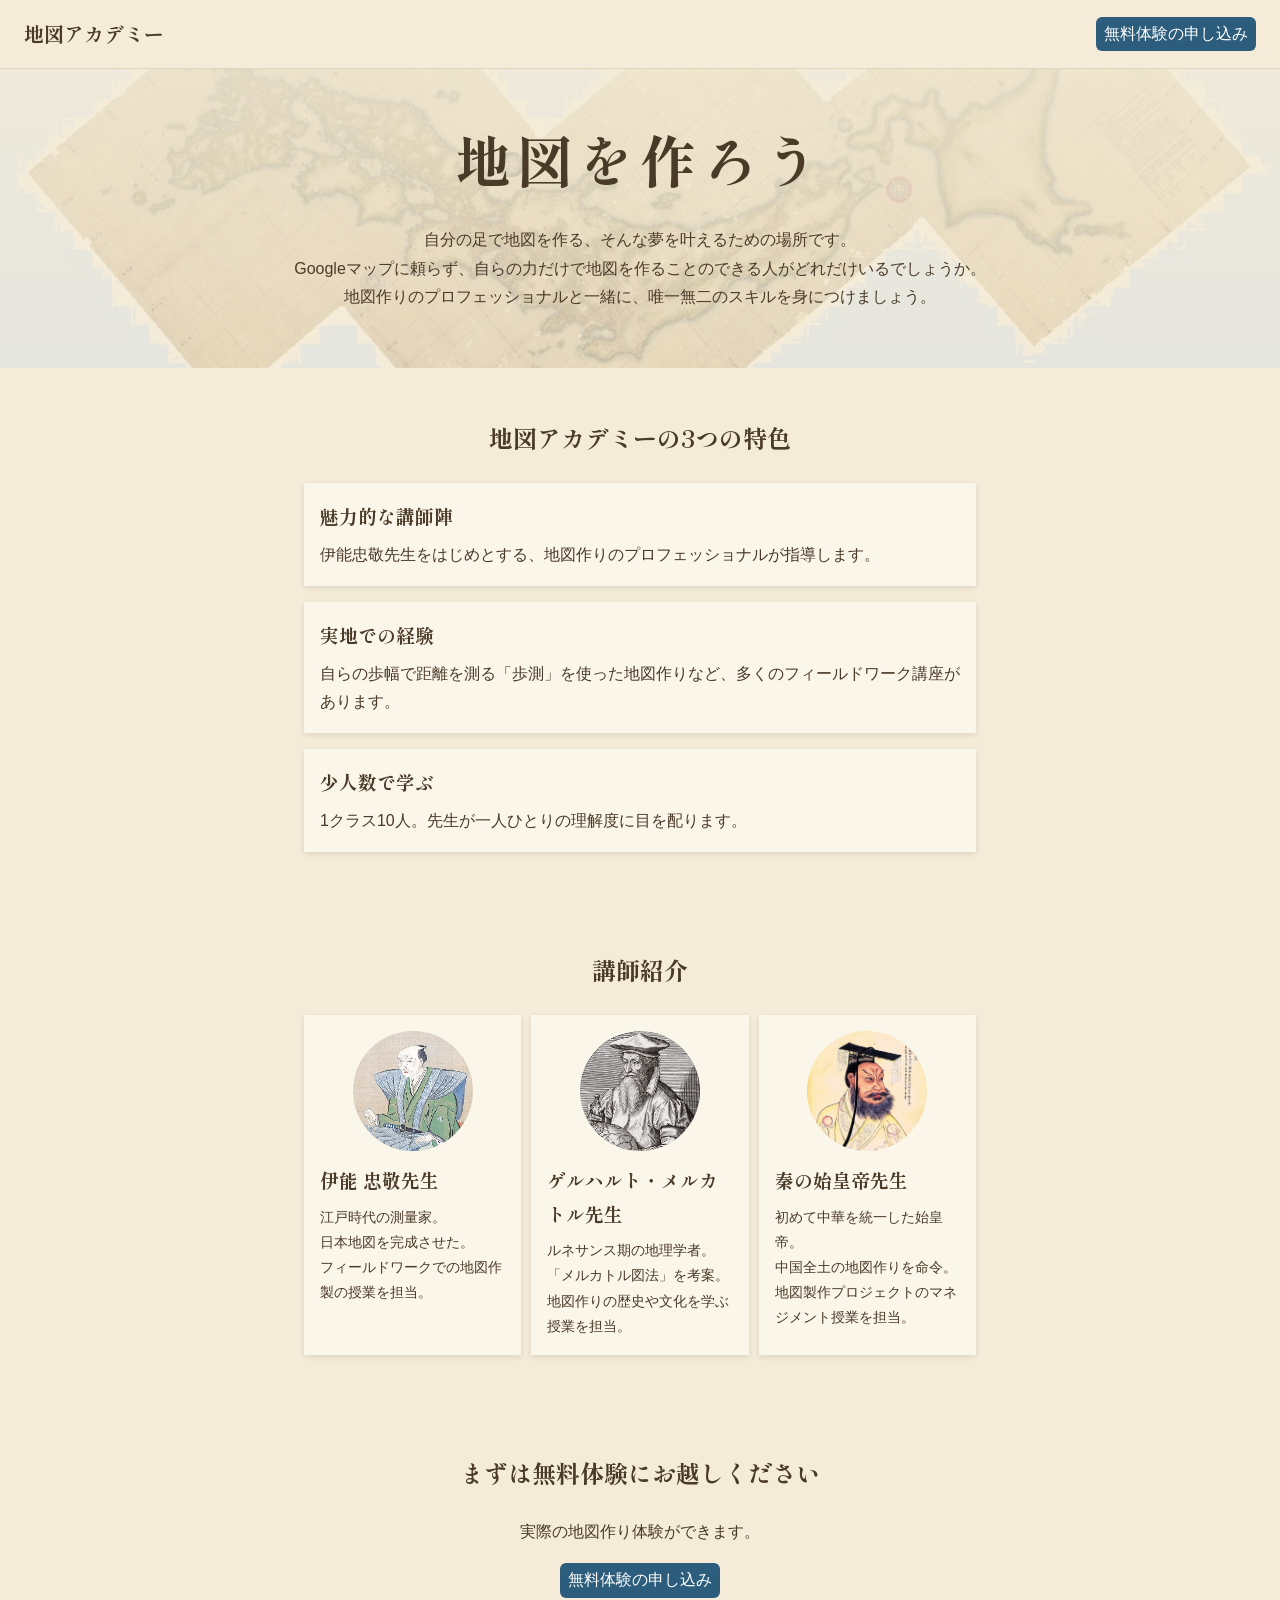
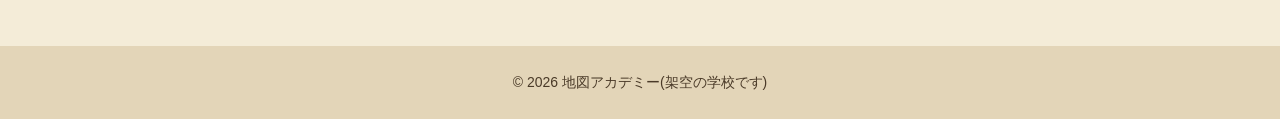
<file: index.html>
<!DOCTYPE html>
<html lang="ja">
<head>
  <meta charset="UTF-8">
  <meta name="viewport" content="width=device-width, initial-scale=1.0">
  <title>地図アカデミー</title>
  <link rel="stylesheet" href="style.css">
  <link rel="preconnect" href="https://fonts.googleapis.com">
  <link rel="preconnect" href="https://fonts.gstatic.com" crossorigin>
  <link href="https://fonts.googleapis.com/css2?family=Shippori+Mincho:wght@500;700&display=swap" rel="stylesheet">
</head>
<body>

  <!-- ヘッダー:学校名とナビゲーション -->
  <header>
    <p>地図アカデミー</p>
    <nav>
     <a href="#contact" class="button">無料体験の申し込み</a>
    </nav>
  </header>

  <main>

    <!-- ヒーロー:キャッチコピー -->
    <section class="hero">
       <h1>地図を作ろう</h1>
        <p>自分の足で地図を作る、そんな夢を叶えるための場所です。<br>
        Googleマップに頼らず、自らの力だけで地図を作ることのできる人がどれだけいるでしょうか。<br>
        地図作りのプロフェッショナルと一緒に、唯一無二のスキルを身につけましょう。      
        </p>
    </section>

    <!-- 特徴3点 -->
    <section id="features">
      <h2>地図アカデミーの3つの特色</h2>

      <article>
        <h3>魅力的な講師陣</h3>
        <p>伊能忠敬先生をはじめとする、地図作りのプロフェッショナルが指導します。</p>
      </article>

      <article>
        <h3>実地での経験</h3>
        <p>自らの歩幅で距離を測る「歩測」を使った地図作りなど、多くのフィールドワーク講座があります。</p>
      </article>
      
      <article>
        <h3>少人数で学ぶ</h3>
        <p>1クラス10人。先生が一人ひとりの理解度に目を配ります。</p>
      </article>
    </section>

    <section>
      <h2>講師紹介</h2>
    <div class="teachers">
      <article>
        <img src="image/Ino_Tadataka.jpg" alt="伊能忠敬の写真">
        <h3>伊能 忠敬先生</h3>
        <p>江戸時代の測量家。<br>
          日本地図を完成させた。<br>
          フィールドワークでの地図作製の授業を担当。</p>
      </article>

      <article>
        <img src="image/Mercator.jpg" alt="メルカトルの写真">
        <h3>ゲルハルト・メルカトル先生</h3>
        <p>ルネサンス期の地理学者。<br>
          「メルカトル図法」を考案。<br>
          地図作りの歴史や文化を学ぶ授業を担当。</p>
      </article>

      <article>
        <img src="image/QinShiHuang.jpg" alt="秦の始皇帝の写真">
        <h3>秦の始皇帝先生</h3>
        <p>初めて中華を統一した始皇帝。<br>
          中国全土の地図作りを命令。<br>
          地図製作プロジェクトのマネジメント授業を担当。</p>
      </article>
    </div>
    </section>

    <!-- CTA:行動を促すエリア -->
    <section id="contact">
      <h2>まずは無料体験にお越しください</h2>
      <p>実際の地図作り体験ができます。</p>
      <a href="apply.html" class="button">無料体験の申し込み</a>
    </section>

  </main>

  <!-- フッター -->
  <footer>
    <p>&copy; 2026 地図アカデミー(架空の学校です)</p>
  </footer>

</body>
</html>
</file>
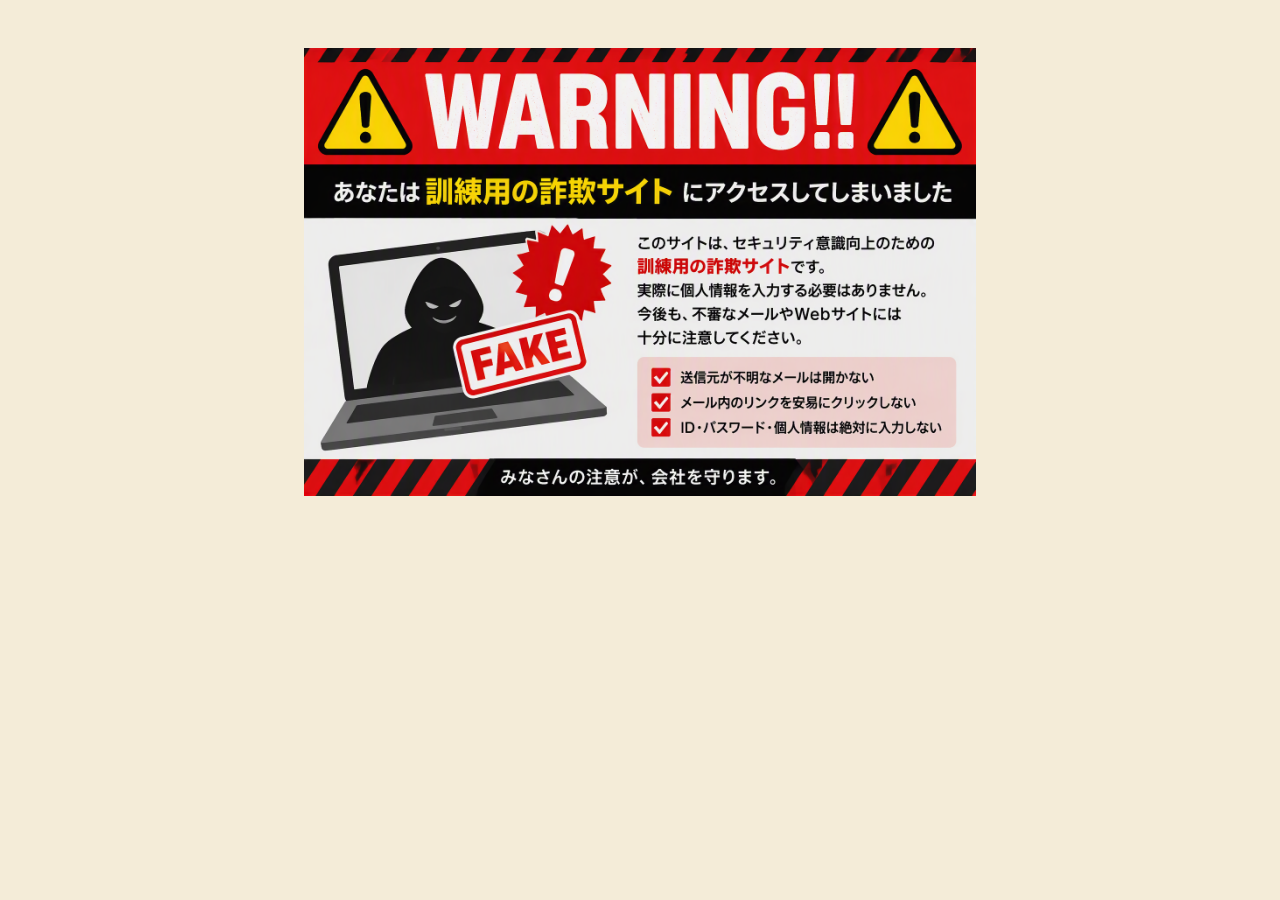
<file: apply.html>
<!DOCTYPE html>
<html lang="ja">
<head>
    <meta charset="UTF-8">
    <meta name="viewport" content="width=device-width, initial-scale=1.0">
    <title>無料体験の申し込み</title>
    <link rel="stylesheet" href="style.css">
</head>

<body>
    <section class="warning">
        <img src="image/warning.png" alt="アクセス注意の写真">
    </section>
</body>
</html>
</file>
<file: style.css>
/* ===== 全体の基本設定 ===== */
* {
  box-sizing: border-box; /* padding と border を幅に含めて計算する */
}

body {
  margin: 0; /* ブラウザが最初から付ける余白をなくす */
  font-family: "Hiragino Sans", "Noto Sans JP", sans-serif;
  line-height: 1.8;
  color: #4a3a28;
  background: #f4ecd8;
}

/* ===== ヘッダー ===== */
header {
  padding: 16px 24px;
  border-bottom: 1px solid #e3d5b8;
  display: flex;                   /* 中身を横に並べる */
  justify-content: space-between;  /* 左はしと右はしに分ける */
  align-items: center;             /* 上下の真ん中にそろえる */
}



header p {
  margin: 0;
  font-weight: bold;
  font-size: 1.25rem;
}

nav a {
  color: #2c5d7c;
}

/* ===== セクション共通 ===== */
section {
  max-width: 720px; /* 幅の上限 */
  margin: 0 auto;   /* 自動で中央寄せ */
  padding: 48px 24px;
  text-align: center;
}

h1 {
  font-size: 3.5rem;
  margin: 0 0 16px;
  letter-spacing: 0.1em; /* 文字の間隔を広げる */
}

h2 {
  font-size: 1.5rem;
  margin: 0 0 24px;
}

/* ===== ヒーロー ===== */
.hero {
  max-width: none;          /* 幅を横いっぱいに広げる */
  padding: 40px 24px;      /* 上下の余白 */
  background-image:
    linear-gradient(rgba(244, 236, 216, 0.8), rgba(244, 236, 216, 0.5)),
    url("image/hero.jpg");  /* 画像の上に、うすいベージュを重ねる */
  background-size: cover;       /* 画像をすき間なく敷きつめる */
  background-position: center;  /* 画像の真ん中を中心に表示する */
  max-width: 100%;  /* 画面が狭いときは、画面の幅より大きくならない */
}

/* ===== 見出しのフォント ===== */
h1, h2, h3, header p {
  font-family: "Shippori Mincho", serif;
}

/* ===== 特色カード ===== */
article {
  background: #fbf6ea;
  padding: 16px 16px;
  margin-top: 16px;
  text-align: left;
  box-shadow: 0 2px 6px rgba(0, 0, 0, 0.1);  /* 影を付ける */
}


article h3 {
  margin: 0 0 8px;
}

article p {
  margin: 0;
}

/* ===== ボタン(class で指定) ===== */
.button {
  display: inline-block;
  background: #2c5d7c;
  color: #fff;
  padding: 3px 8px;
  border-radius: 6px;
  text-decoration: none; /* 下線を消す */
  transition: 0.2s;      /* 変化を0.2秒かけてなめらかにする */
}

.button:hover {
  background: #214a63;          /* 少し濃い青にする */
  transform: translateY(-2px);  /* 上に2px動かす */
}

html {
  scroll-behavior: smooth;
}

/* ===== フッター ===== */
footer {
  text-align: center;
  padding: 24px;
  background: #e3d5b8;
  font-size: 0.875rem;
}

footer p {
  margin: 0;
}

/* ===== 講師紹介 ===== */
.teachers {
  display: flex; /* 中身を横に並べる */
  gap: 10px;     /* カードとカードのすき間 */
}

.teachers article {
  flex: 1;       /* 3枚を同じ幅にする */
  margin-top: 0;
}

.teachers img {
  display: block;       /* 画像を1つのブロックとして扱う */
  width: 120px;         /* 横幅 */
  aspect-ratio: 1 / 1;  /* 縦と横を同じ長さ（正方形）にする */
  object-fit: cover;    /* はみ出た部分を切り取って、正方形におさめる */
  border-radius: 50%;   /* 角を丸めて、円にする */
  margin: 0 auto 12px;  /* 真ん中に寄せて、下にすき間を作る*/
  max-width: 100%;  /* 画面が狭いときは、画面の幅より大きくならない */
  }

.teachers p {
  font-size: 0.875rem; /* 文字を少し小さくする */
}


/* ===== Warningページ ===== */
.warning img {
  width: 700px;         /* 横幅。高さは自動で同じ比率に縮む */
  max-width: 100%;  /* 画面が狭いときは、画面の幅より大きくならない */
}


/* ===== スマホ用（画面の幅が600px以下のとき） ===== */
@media (max-width: 600px) {
  .teachers {
    flex-direction: column;  /* 横並び → 縦並びにする */
  }
  h1 {
    font-size: 2.5rem;  /* 3.5rem → 2.5rem に小さくする */
  }
 h2 {
    font-size: 1.25rem;  /* 1.5rem → 1.25rem に小さくする */
  }
}
</file>
